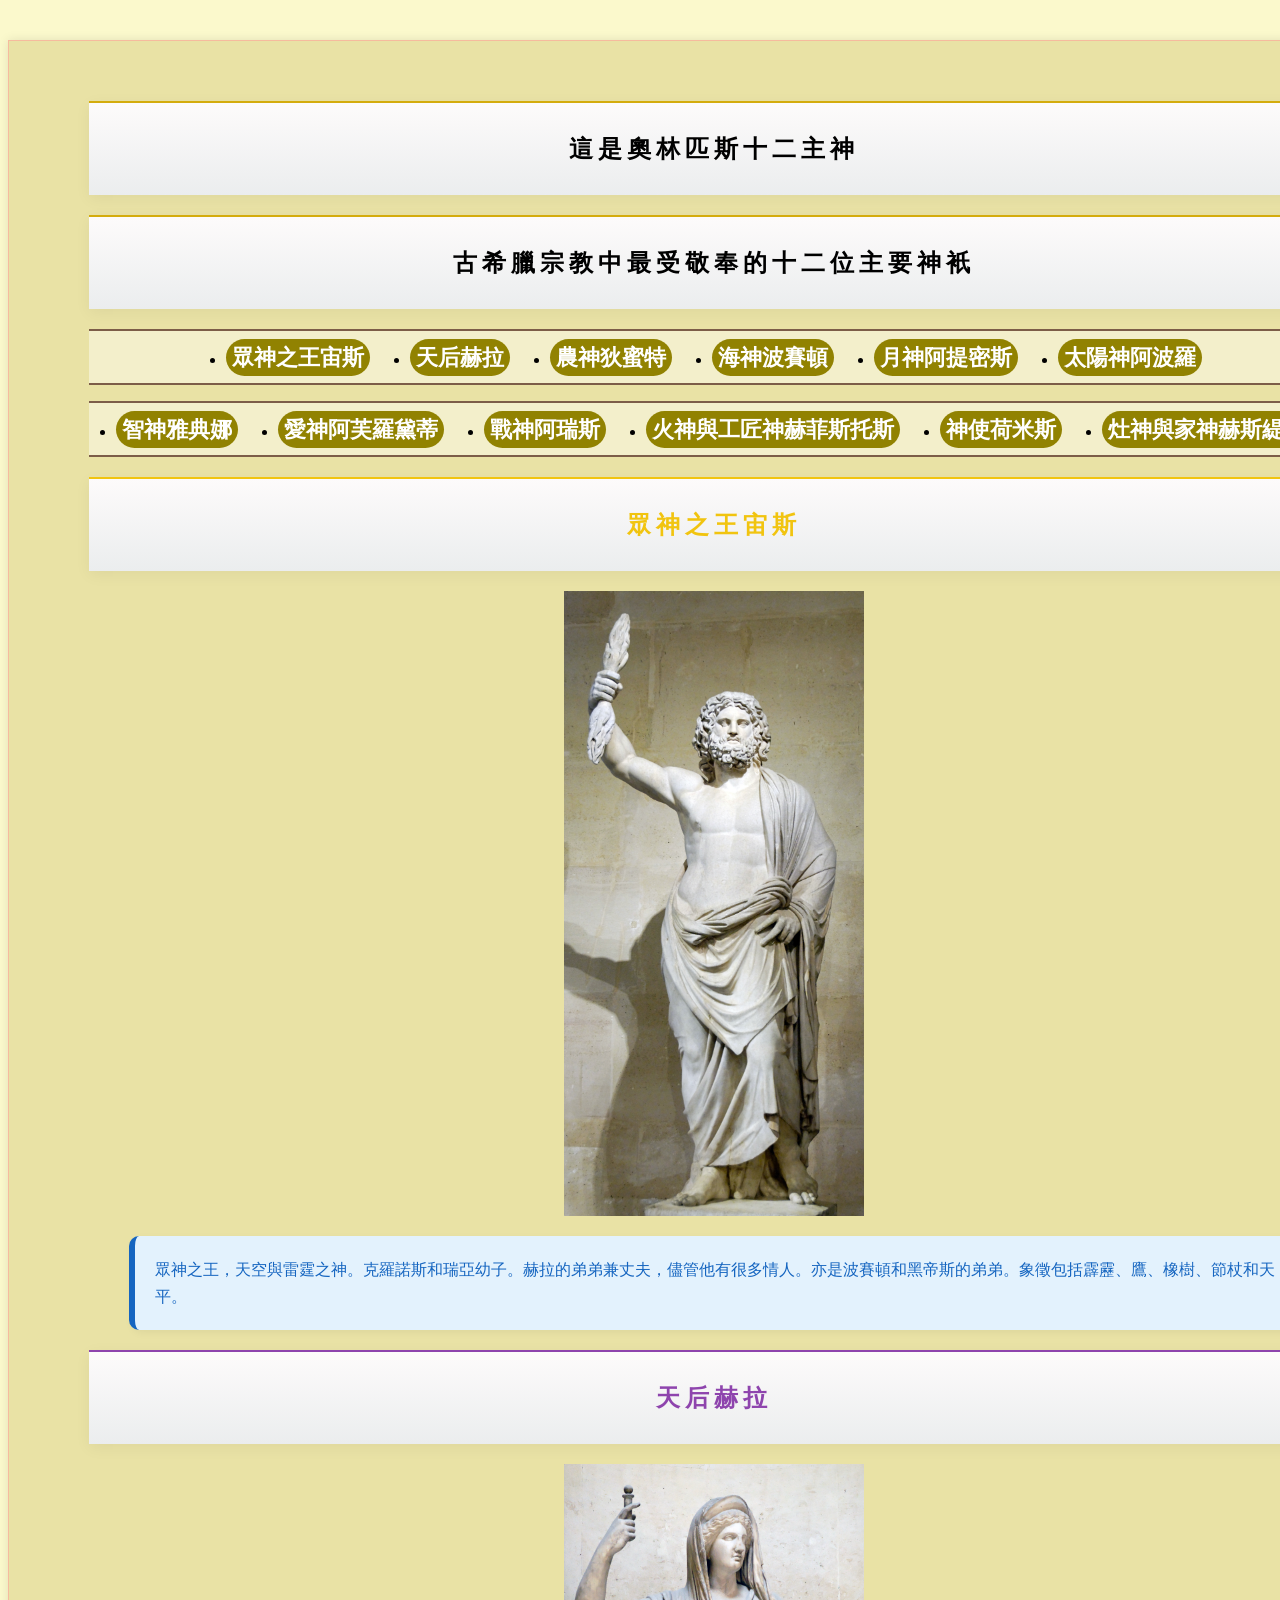
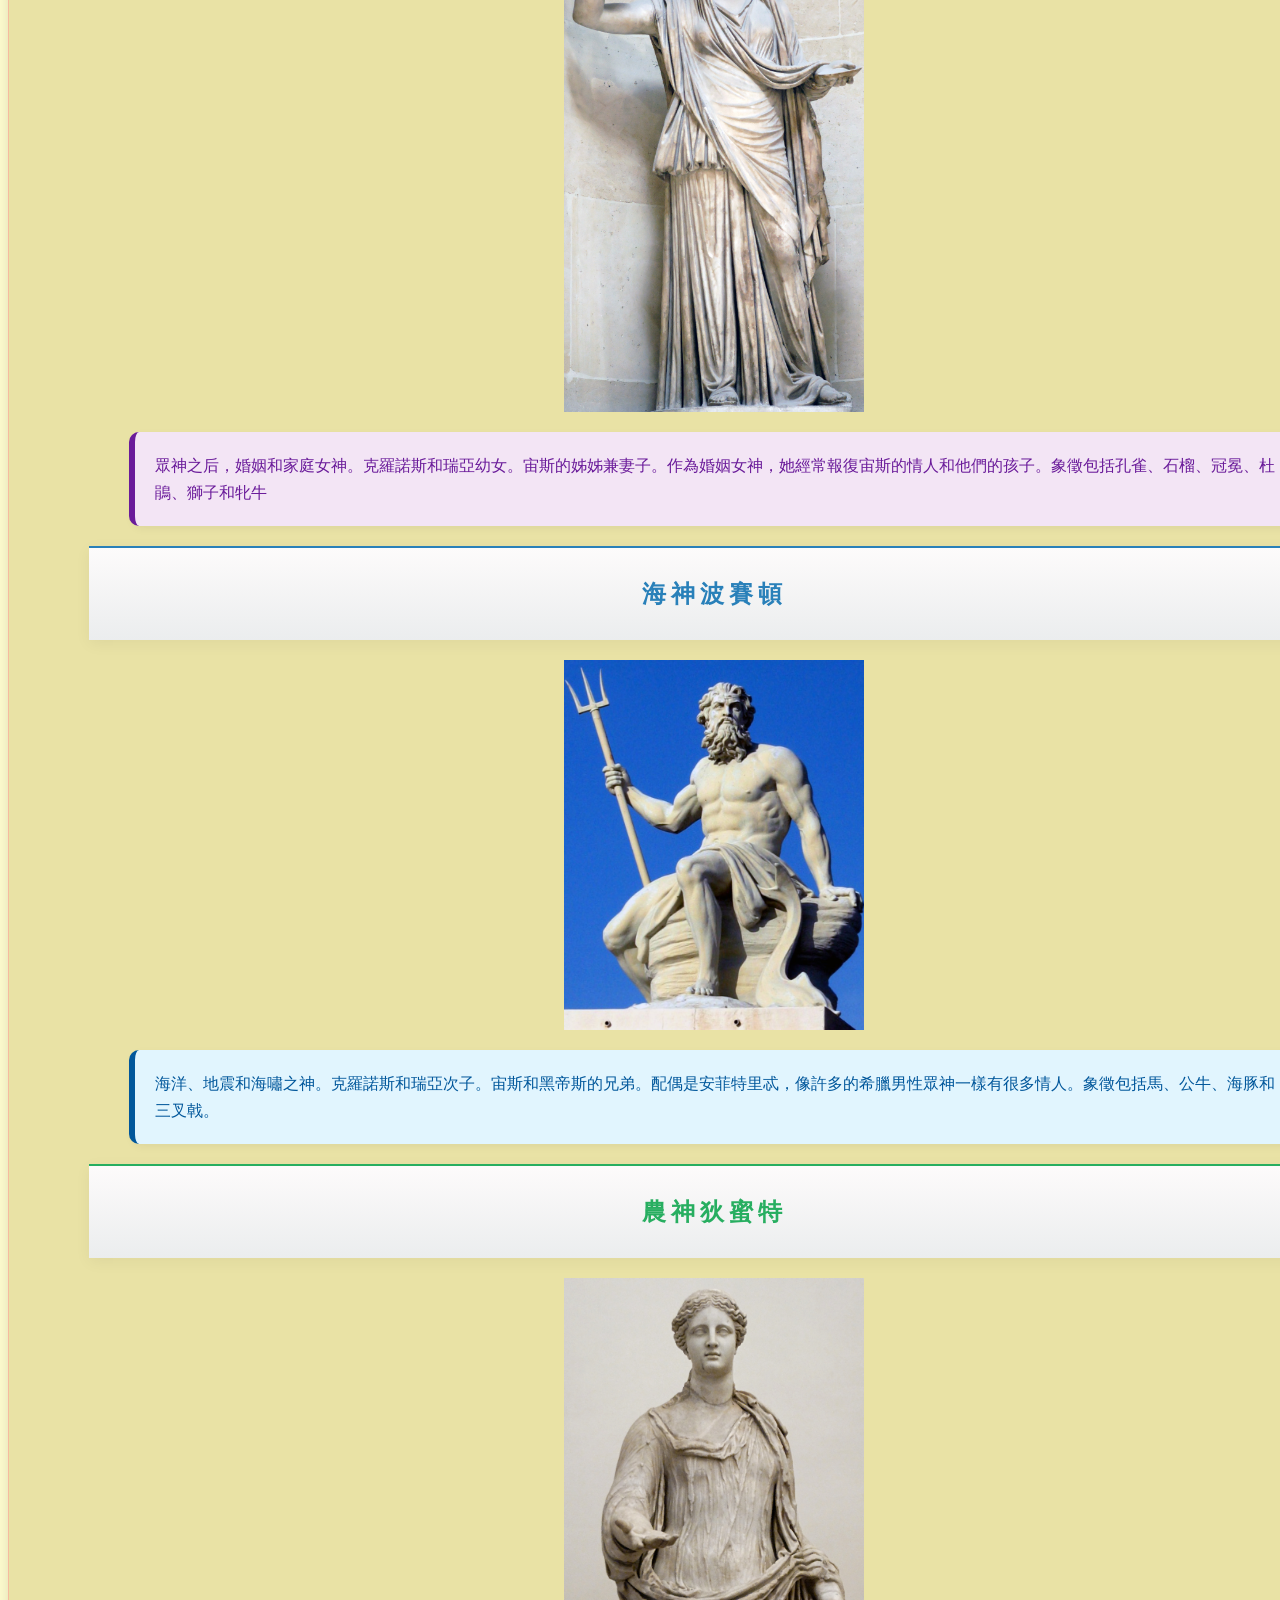
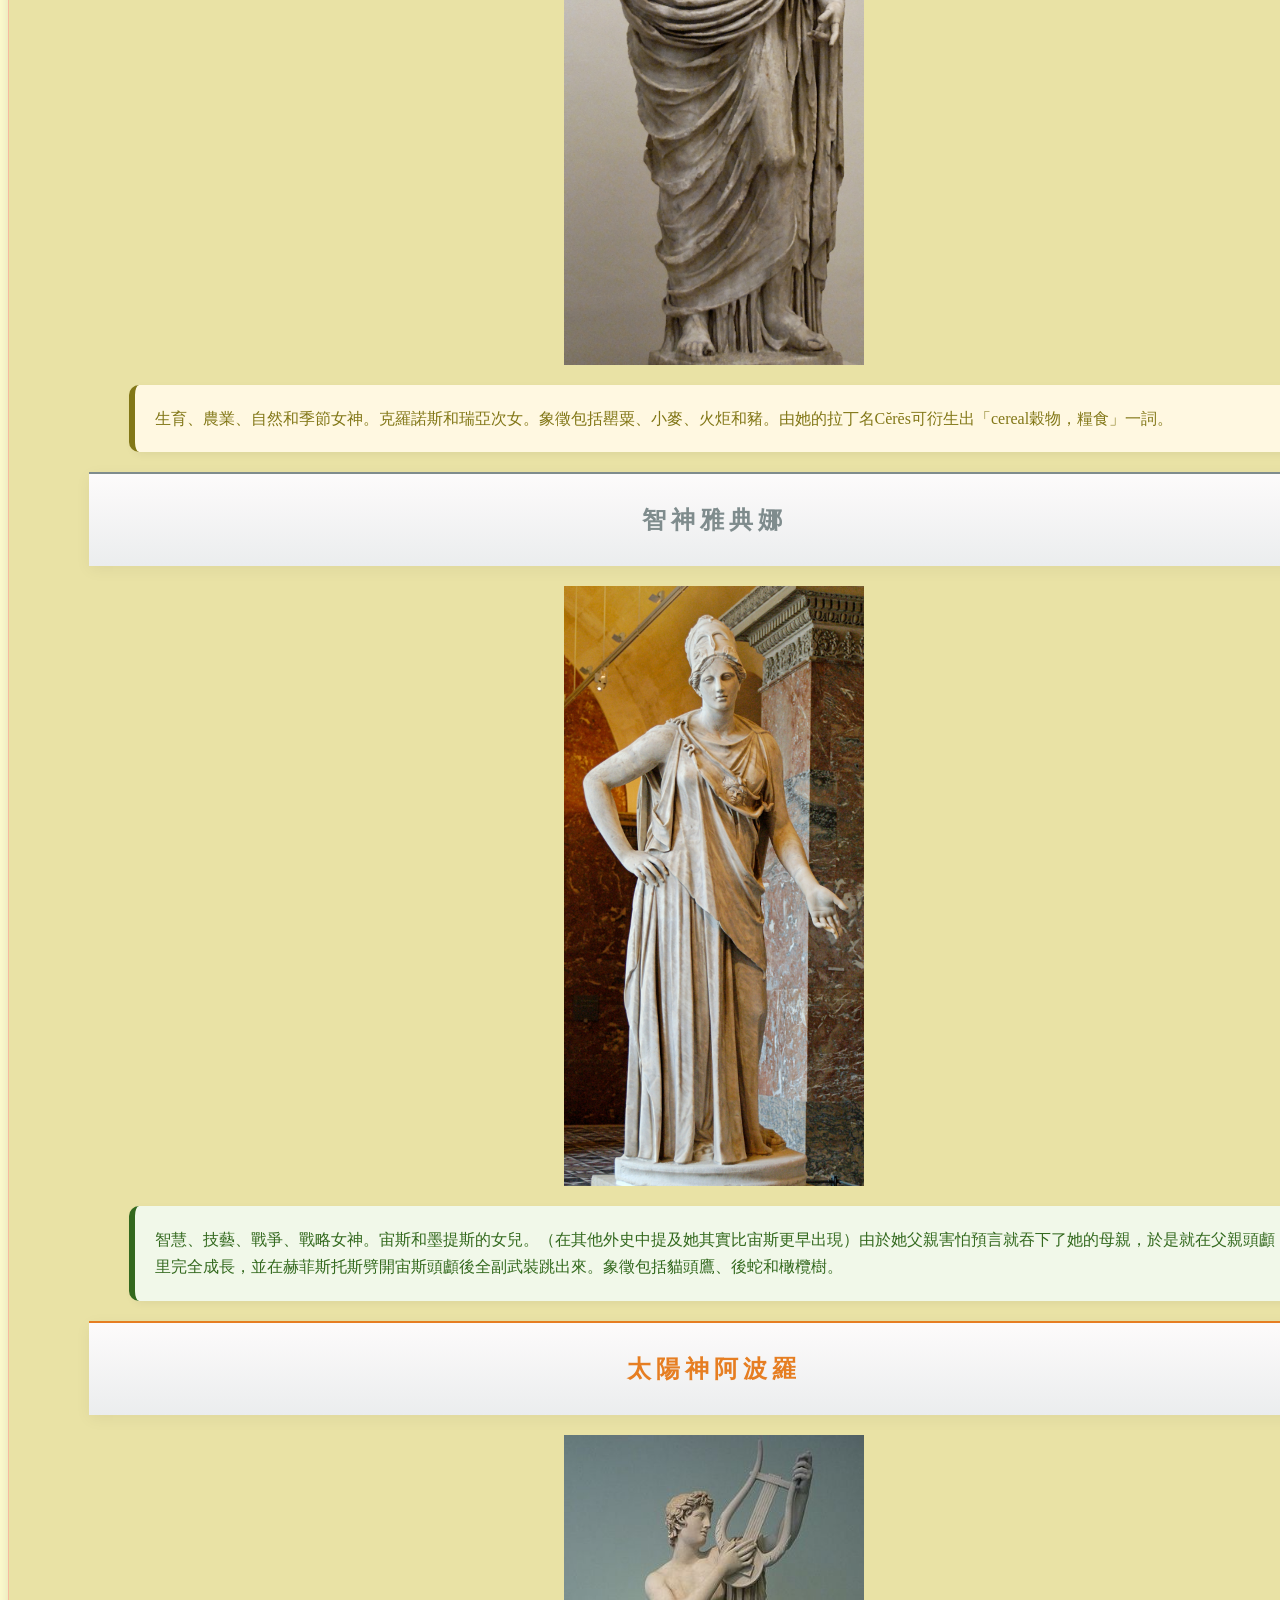
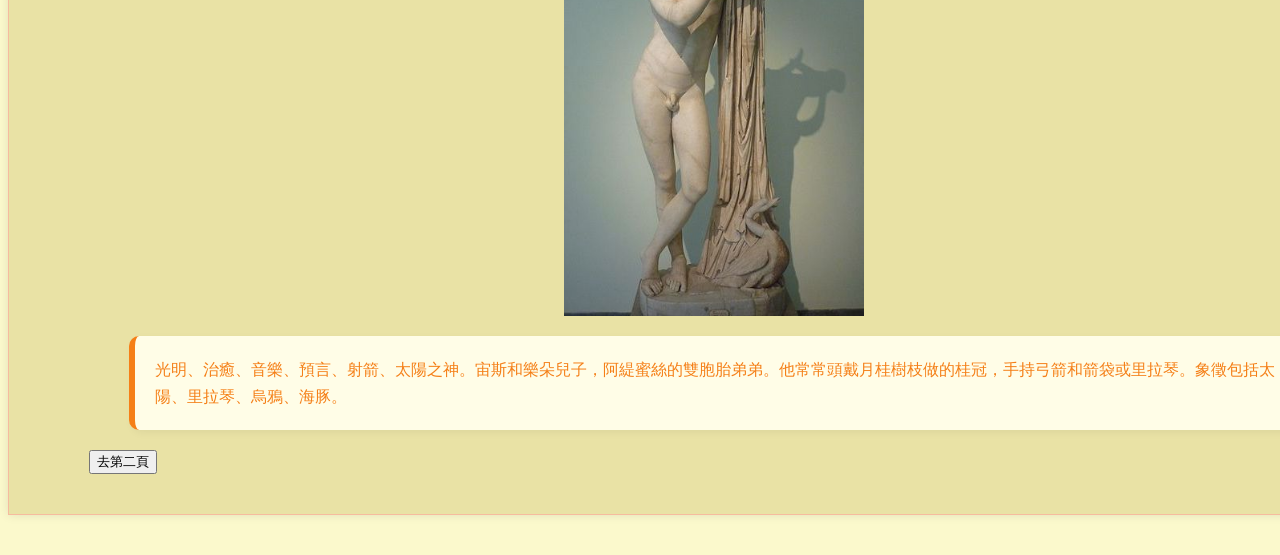
<file: index.html>
<!DOCTYPE html>
<html lang="zh-Hant-TW">


<html>
    
<head>
    <meta charset = "utf-8">
    <meta name="viewport" content="width=100">
    <title>奧林匹斯十二主神</title> 
    <link href="style.css" rel="stylesheet">

</head>

<body>
    <div id="wrap">
    <section id="page1" class="page">
        <h1>這是奧林匹斯十二主神</h1>
        <h1>古希臘宗教中最受敬奉的十二位主要神衹</h1> 
    <header>
    <nav>
    <ul>
      <li><a href="#">眾神之王宙斯</a></li>
      <li><a href="#">天后赫拉</a></li>
      <li><a href="#">農神狄蜜特</a></li>
      <li><a href="#">海神波賽頓</a></li>
      <li><a href="#">月神阿提密斯</a></li>
      <li><a href="#">太陽神阿波羅</a></li>
    </ul>
    </nav>
    </header>
    <header>
    <nav>
    <ul>
        <li><a href="#">智神雅典娜</a></li>
        <li><a href="#">愛神阿芙羅黛蒂</a></li>
        <li><a href="#">戰神阿瑞斯</a></li>
        <li><a href="#">火神與工匠神赫菲斯托斯</a></li>
        <li><a href="#">神使荷米斯</a></li>
        <li><a href="#">灶神與家神赫斯緹雅</a></li>
    </ul>
    </nav>
    </header>
           
        <h1 class="god-title-zeus">眾神之王宙斯</h1>
        <img src="img/Jupiter_Smyrna_Louvre_Ma13.jpg" width="300" > 
        <p class="god-zeus">眾神之王，天空與雷霆之神。克羅諾斯和瑞亞幼子。赫拉的弟弟兼丈夫，儘管他有很多情人。亦是波賽頓和黑帝斯的弟弟。象徵包括霹靂、鷹、橡樹、節杖和天平。</p>

        <h1 class="god-title-hera">天后赫拉</h1>
        <img src="img/Hera_Campana_Louvre_Ma2283.jpg" width="300" >
        <p class="god-hera">眾神之后，婚姻和家庭女神。克羅諾斯和瑞亞幼女。宙斯的姊姊兼妻子。作為婚姻女神，她經常報復宙斯的情人和他們的孩子。象徵包括孔雀、石榴、冠冕、杜鵑、獅子和牝牛</p>
    
        <h1 class="god-title-poseidon">海神波賽頓</h1>
        <img src="img/Poseidon_sculpture_Copenhagen_2005.jpg" width="300" > 
        <p class="god-poseidon">海洋、地震和海嘯之神。克羅諾斯和瑞亞次子。宙斯和黑帝斯的兄弟。配偶是安菲特里忒，像許多的希臘男性眾神一樣有很多情人。象徵包括馬、公牛、海豚和三叉戟。</p>

        <h1 class="god-title-demeter">農神狄蜜特</h1>
        <img src="img/Demeter_Altemps_Inv8546.jpg" width="300" > 
        <p class="god-demeter">生育、農業、自然和季節女神。克羅諾斯和瑞亞次女。象徵包括罌粟、小麥、火炬和豬。由她的拉丁名Cĕrēs可衍生出「cereal穀物，糧食」一詞。</p>

        <h1 class="god-title-athena">智神雅典娜</h1>
        <img src="img/Mattei_Athena_Louvre_Ma530_n2.jpg" width="300" > 
        <p class="god-athena">智慧、技藝、戰爭、戰略女神。宙斯和墨提斯的女兒。（在其他外史中提及她其實比宙斯更早出現）由於她父親害怕預言就吞下了她的母親，於是就在父親頭顱里完全成長，並在赫菲斯托斯劈開宙斯頭顱後全副武裝跳出來。象徵包括貓頭鷹、後蛇和橄欖樹。</p>
    
        <h1 class="god-title-apollo">太陽神阿波羅</h1>
        <img src="img/Pothos,_lira,_dan_angsa_(inv_6253_MANN).jpg" width="300" > 
        <p class="god-apollo">光明、治癒、音樂、預言、射箭、太陽之神。宙斯和樂朵兒子，阿緹蜜絲的雙胞胎弟弟。他常常頭戴月桂樹枝做的桂冠，手持弓箭和箭袋或里拉琴。象徵包括太陽、里拉琴、烏鴉、海豚。</p>

        <button onclick="nextPage('page2')">去第二頁</button>
    </section>  


    <section id="page2" class="page" style="display:none;">

    
        <h1 class="god-title-artemis">月神阿提密斯</h1>
        <img src="img/Diane_de_Versailles_Leochares.jpg" width="300" > 
        <p class="god-artemis">純潔、藝術、知識、守護、治癒、月亮女神。宙斯和樂朵女兒，阿波羅的雙胞胎姐姐。在藝術作品中，她是一位身穿齊膝的'女神'，手持獵弓和箭袋的年輕絕美女子。象徵包括月亮、牝鹿、柏樹、天鵝。</p>

        <h1 class="god-title-ares">戰神阿瑞斯</h1>
        <img src="img/Ares_villa_Hadriana.jpg" width="300" > 
        <p class="god-ares">戰爭、暴力和血腥之神。象徵包括野豬、蛇、狗、禿鷲、矛和盾。宙斯和赫拉之子，其他神（阿芙羅黛蒂除外）都非常鄙視他。他的拉丁名Mars能衍生出「martial」（戰爭的；好戰的）」一詞。</p>

        <h1 class="god-title-aphrodite">愛神阿芙羅黛蒂</h1>
        <img src="img/NAMA_Aphrodite_Syracuse.jpg" width="300" > 
        <p class="god-aphrodite">愛與美和欲望女神。一說是宙斯和狄俄涅之女，還有一說是從丟入海中的被克洛諾斯閹割的烏拉諾斯男根精血及海中泛起的泡沫混合之中誕生[B]。配偶為赫菲斯托斯，她的情人是阿瑞斯。象徵包括鴿子、鳥、蘋果、蜜蜂、天鵝、番石榴和玫瑰。"aphrodisiac（媚藥）"即來自她的名字，而她的拉丁名Vĕnus能衍生出 "venereal（性交、性病）"一詞。</p>

        <h1 class="god-title-hephaestus">火神與工匠神赫菲斯托斯</h1>
        <img src="img/Vulcan_Coustou_Louvre_MR1814.jpg" width="300" > 
        <p class="god-hephaestus">工匠、火和鍛造之神。希拉的長子，和宙斯結合或單獨生出。配偶為阿芙羅黛蒂，雖算不上最好的丈夫，然而他對於婚姻卻非常忠貞。象徵包括火、砧、斧頭、驢、錘子、火鉗和鵪鶉。「volcano（火山）」一詞即來自他的拉丁名Vulcānus。</p>
        
        <h1 class="god-title-hermes">神使荷米斯</h1>
        <img src="img/Hermes_Ingenui_Pio-Clementino_Inv544.jpg" width="300" > 
        <p class="god-hermes">	傳令神（眾神之使者）兼冥界引導者，旅行、盜竊、體育、道路交叉邊界之神，商業之神（羅馬神話）。宙斯和邁亞之子。在奧林帕斯神只比戴歐尼修斯年長。符號包括手杖（雙蛇纏繞的商神杖）、翼鞋、翼盔、鸛和龜（他用龜甲發明了豎琴）。</p>
    
        <h1 class="god-title-hestia">灶神與家神赫斯緹雅</h1>
        <img src="img/Hestia_-_Wellesley_College_-_DSC09634.jpg" width="300" > 
        <p class="god-hestia">灶火、正序家務和家庭女神，首代奧林帕斯神兼原十二神之一，直到她為保安寧將神位讓與戴歐尼修斯，她是眾神中最慷慨和溫和的。克羅諾斯和雷亞長女，狄蜜特、希拉、黑帝斯、波賽頓和宙斯的大姐，也是最年長的奧林帕斯神，象徵是火炬。</p>

        <a href="https://zh.wikipedia.org/zh-tw/%E5%A5%A7%E6%9E%97%E5%8C%B9%E6%96%AF%E5%8D%81%E4%BA%8C%E4%B8%BB%E7%A5%9E" >奧林匹斯十二主神</a>
        <button onclick="nextPage('page1')">回第一頁</button>
      
    </section>

      


<script>
function nextPage(pageId) {
    // 1. 先隱藏所有的頁面
    const pages = document.querySelectorAll('.page');
    pages.forEach(page => {
        page.style.display = 'none';
    });

    // 2. 顯示被點擊的那一頁
    const targetPage = document.getElementById(pageId);
    if (targetPage) {
        targetPage.style.display = 'block';
    }
}
</script>





</div>
</body>

</html>
</file>
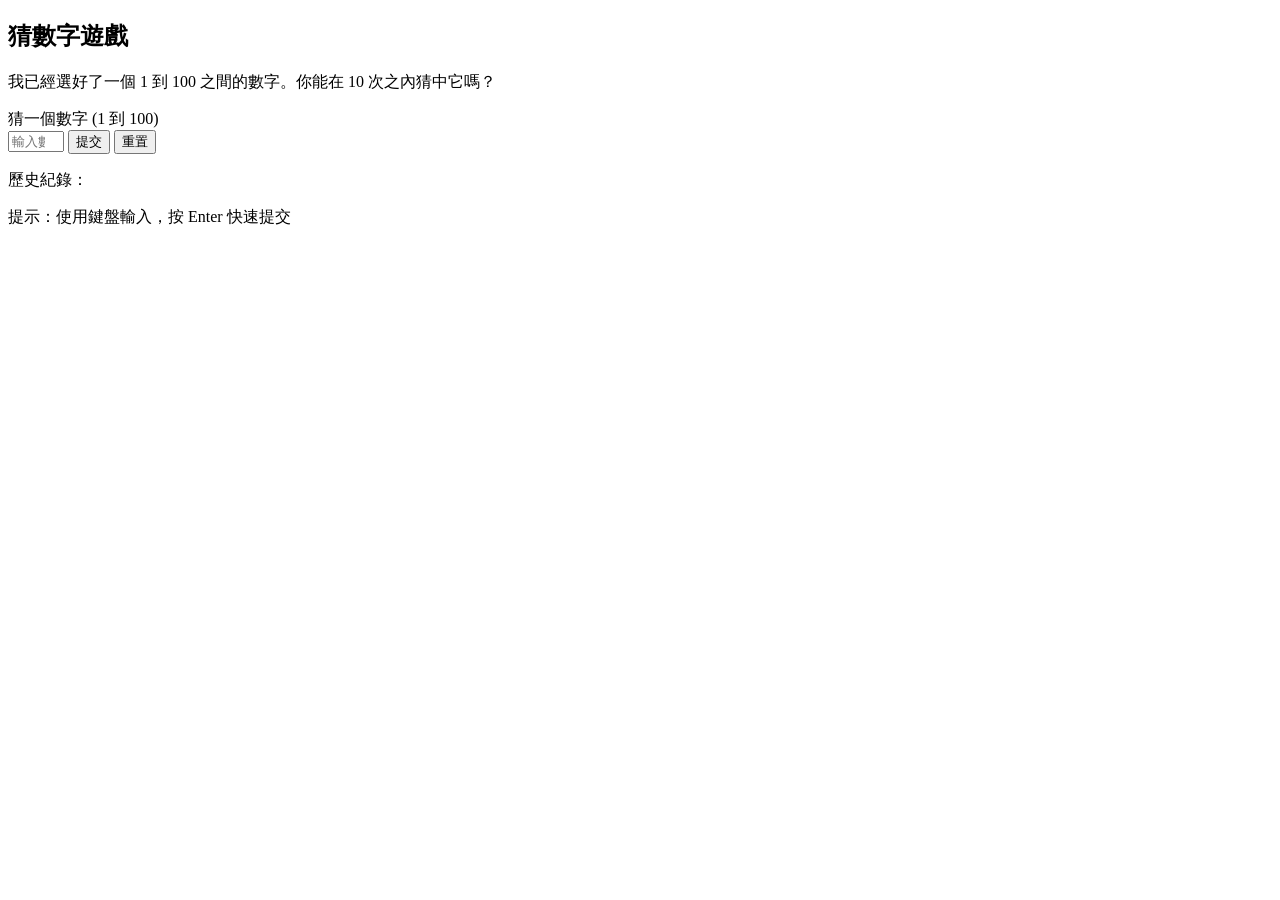
<file: guess.html>
<!DOCTYPE html>
<html lang="zh-Hant-TW">
<head>
    <meta charset="UTF-8">
    <meta name="viewport" content="width=device-width, initial-scale=1.0">
    <title>猜數字</title>
    <script src="guess.js" defer></script>
</head>
<body>
    <main class="app">
        <section class="card">
            <h1 class="title">猜數字遊戲</h1>
            <p class="instructions">我已經選好了一個 1 到 100 之間的數字。你能在 10 次之內猜中它嗎？</p>
            
            <label for="guessField" class="label">猜一個數字 (1 到 100)</label>
            <div class="controls">
                <input type="number" class="guessField" id="guessField" min="1" max="100" inputmode="numeric" placeholder="輸入數字…">
                <button class="btn guessSubmit">提交</button>
                <button class="btn reset">重置</button>
            </div>

            <p class="guesses" aria-live="polite">歷史紀錄：<span class="guessHistory"></span></p>
            <div class="result" aria-live="polite"></div>
            <div class="count" aria-live="polite"></div>
        </section>
        <footer class="foot">提示：使用鍵盤輸入，按 Enter 快速提交</footer>
    </main>

    <script src="guess.js" defer></script>
</body>
</html>
</file>
<file: style.css>
/* 1. 基礎 h1 設定：只保留結構，去掉顏色 */
/* --- 基礎標題結構 (原本的 h1) --- */
h1 {
    font-family: "Times New Roman", "Microsoft JhengHei", serif;
    text-align: center;
    /* 移除原本的固定 color，讓 class 來控制 */
    
    background: linear-gradient(to bottom, #fdfbfb 0%, #ebedee 100%);
    padding: 30px 20px;
    margin: 20px auto;
    min-width: 60%;
    
    /* 保留頂部金邊，底部邊框交給 .god-title */
    border-top: 2px solid #D4AC0D;
    
    letter-spacing: 5px;
    box-shadow: 0 4px 15px rgba(0,0,0,0.05);
}

/* --- 共同裝飾樣式 (動畫與字體大小) --- */
.god-title {
    font-size: 2.2em; 
    margin-top: 40px;
    padding-bottom: 8px;
    border-bottom: 3px solid; /* 底線會自動抓文字顏色 */
    display: inline-block;
    text-shadow: 2px 2px 5px rgba(0, 0, 0, 0.15);
    transition: transform 0.3s;
    text-transform: none; /* 如果不想要全大寫可以加這行 */
}

.god-title:hover {
    transform: translateX(10px);
}

/* --- 個別神祇顏色設定 (加入 !important 強制執行) --- */

/* 第一頁 */
.god-title-zeus { color: #F1C40F !important; border-color: #F1C40F !important; }
.god-title-hera { color: #8E44AD !important; border-color: #8E44AD !important; }
.god-title-poseidon { color: #2980B9 !important; border-color: #2980B9 !important; }
.god-title-demeter { color: #27AE60 !important; border-color: #27AE60 !important; }
.god-title-athena { color: #7F8C8D !important; border-color: #7F8C8D !important; }
.god-title-apollo { color: #E67E22 !important; border-color: #E67E22 !important; }

/* 第二頁 */
.god-title-artemis { color: #34495E !important; border-color: #34495E !important; }
.god-title-ares { color: #C0392B !important; border-color: #C0392B !important; }
.god-title-aphrodite { color: #FF69B4 !important; border-color: #FF69B4 !important; }
.god-title-hephaestus { color: #D35400 !important; border-color: #D35400 !important; }
.god-title-hermes { color: #1ABC9C !important; border-color: #1ABC9C !important; }
.god-title-hestia { color: #E74C3C !important; border-color: #E74C3C !important; }


/* 共同基礎樣式 */
.page p {
    padding: 20px;
    margin: 20px auto;
    width: 90%;
    line-height: 1.7;
    border-radius: 10px;
    border-left: 6px solid; /* 側邊裝飾條 */
    box-shadow: 3px 3px 8px rgba(0,0,0,0.05);
}
.god-zeus { background-color: #E3F2FD; border-color: #2196F3; color: #1565C0; }
.god-hera { background-color: #F3E5F5; border-color: #9C27B0; color: #6A1B9A; }
.god-poseidon { background-color: #E1F5FE; border-color: #03A9F4; color: #01579B; }
.god-demeter { background-color: #FFF8E1; border-color: #FFC107; color: #827717; }
.god-athena { background-color: #F1F8E9; border-color: #8BC34A; color: #33691E; }

/* --- 第二頁眾神 --- */
.god-apollo { background-color: #FFFDE7; border-color: #FDD835; color: #F57F17; }
.god-artemis { background-color: #E8F5E9; border-color: #4CAF50; color: #1B5E20; }
.god-ares { background-color: #FFEBEE; border-color: #F44336; color: #B71C1C; }
.god-aphrodite { background-color: #FCE4EC; border-color: #E91E63; color: #880E4F; }
.god-hephaestus { background-color: #FBE9E7; border-color: #FF5722; color: #BF360C; }
.god-hermes { background-color: #EDE7F6; border-color: #673AB7; color: #4527A0; }

/* --- 第三頁眾神 --- */
.god-hestia { background-color: #FFF3E0; border-color: #FF9800; color: #E65100; }

body{
	background-color: #fbf9cc;
	background-image: url(https://i.imgur.com/0C1CQ84.png);
	background-repeat: repeat-x;
}

#wrap{
	width: 1250px;
	margin: 40px auto;
	padding: 40px 80px;
	border: #f6bb9e 1px solid;
	background-color: #e9e2a5;
	box-shadow: 0 0 10px rgba(0,0,0,0.1);
}

header nav ul {
  display: flex;
  justify-content: center;
  border-top: 2px solid #7c5d48;
  border-bottom: 2px solid #7c5d48;
  background-color: rgba(255,255,255,0.42);
  padding: 12px 0px 10px;
}
header nav ul li {
  margin: 0 20px;
}
header nav ul li a {
  font-size: 22px;
  font-weight: bold;
  color: #7c5d48;
}
header nav ul li a:hover {
  text-decoration: underline double;
}

.page img {
    display: block;  
    margin-left: auto;
    margin-right: auto;
    margin-top: 20px;    
    margin-bottom: 20px; 
}

a:link,a:visited
{

	color:#FFFFFF;
	background-color:#918201;
	text-align:center;
	padding:6px;
	text-decoration:none;
	border-radius: 25px ;
}
a:hover,a:active
{
	background-color:#90a003;
	border-radius: 25px ;
}
</file>
